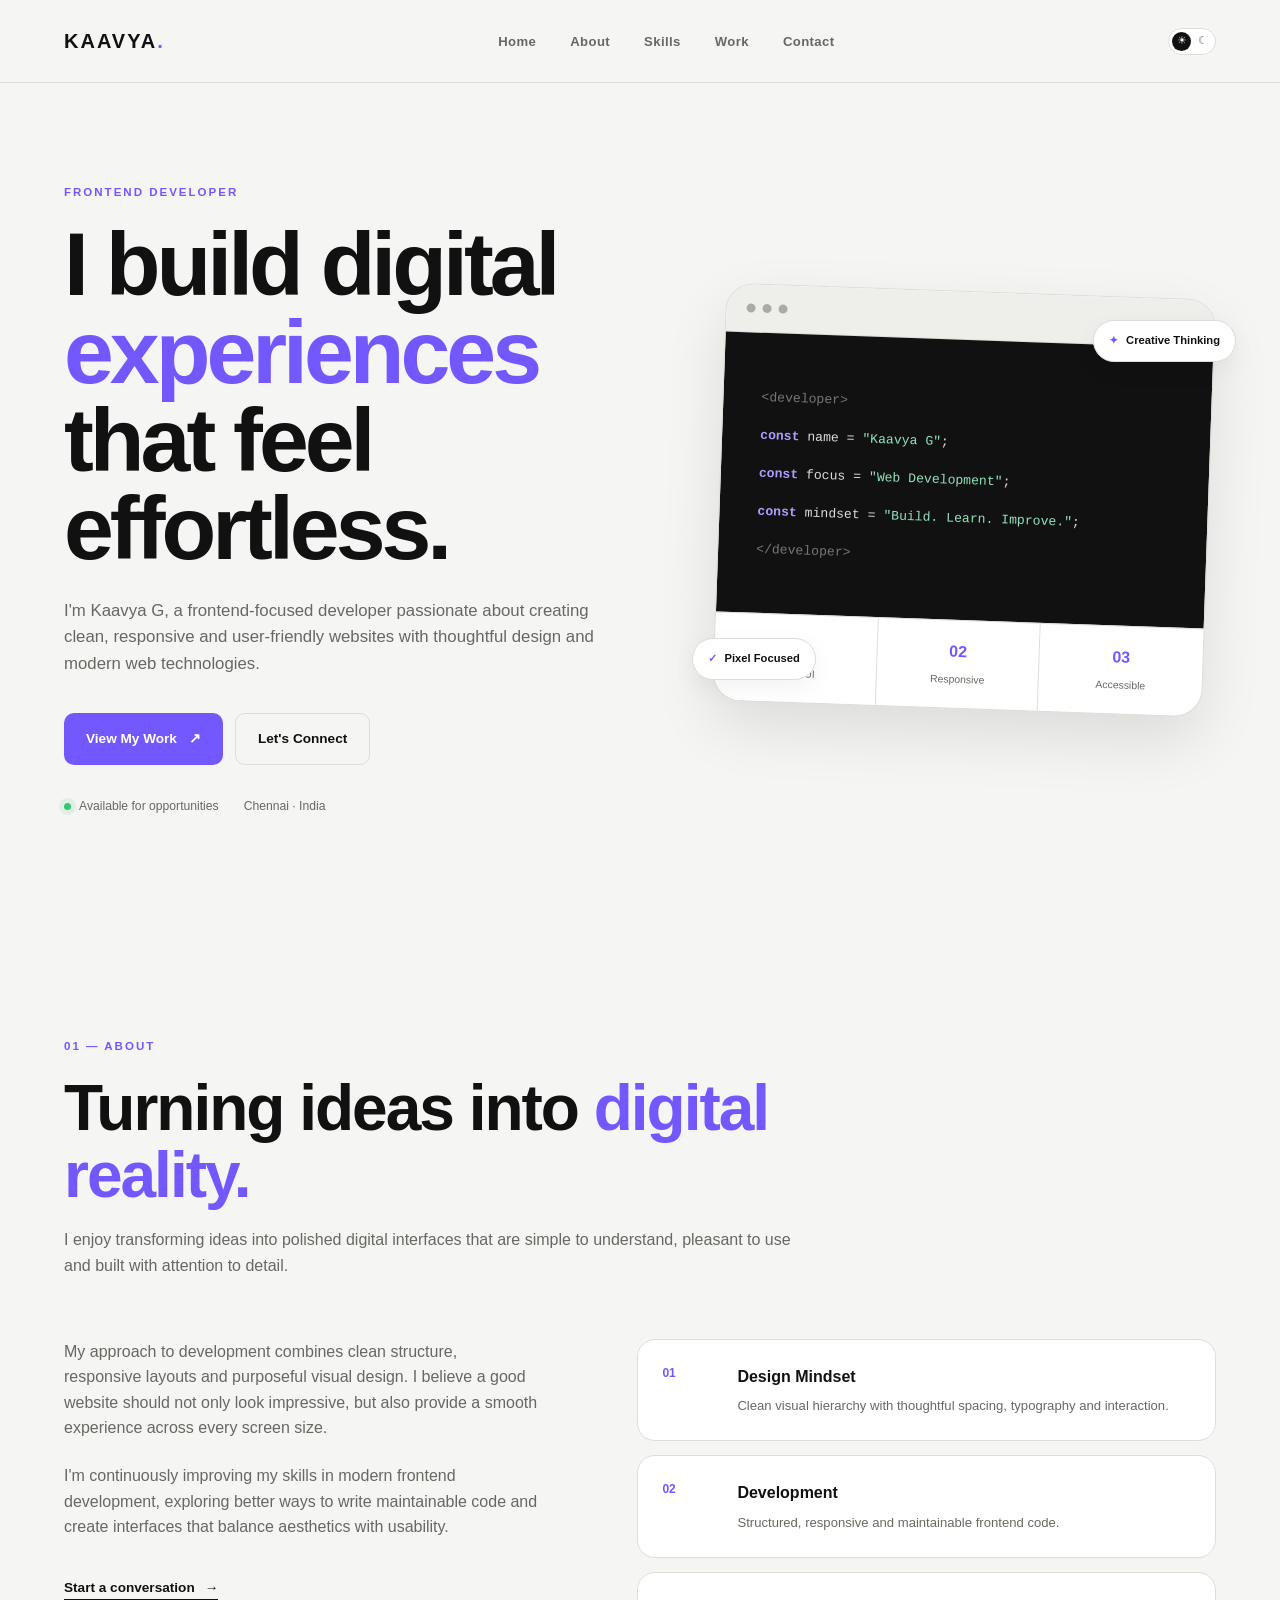
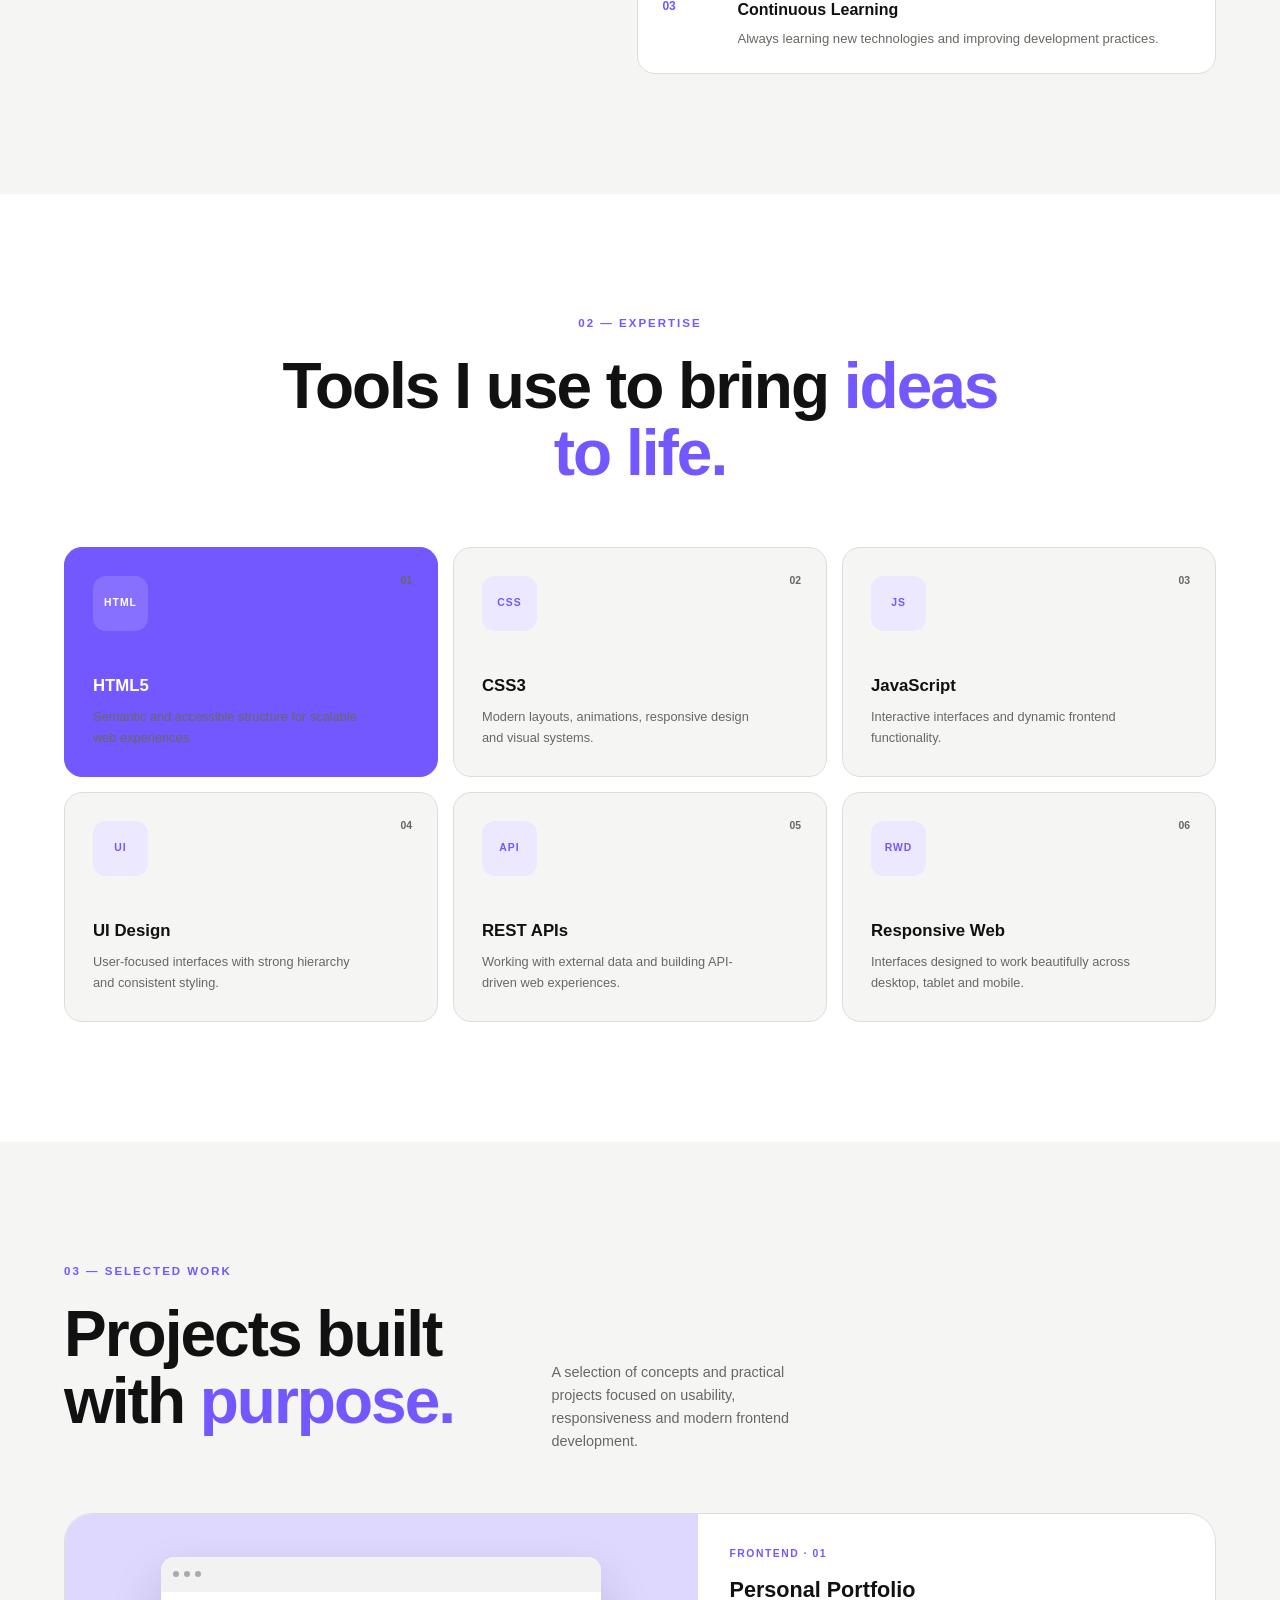
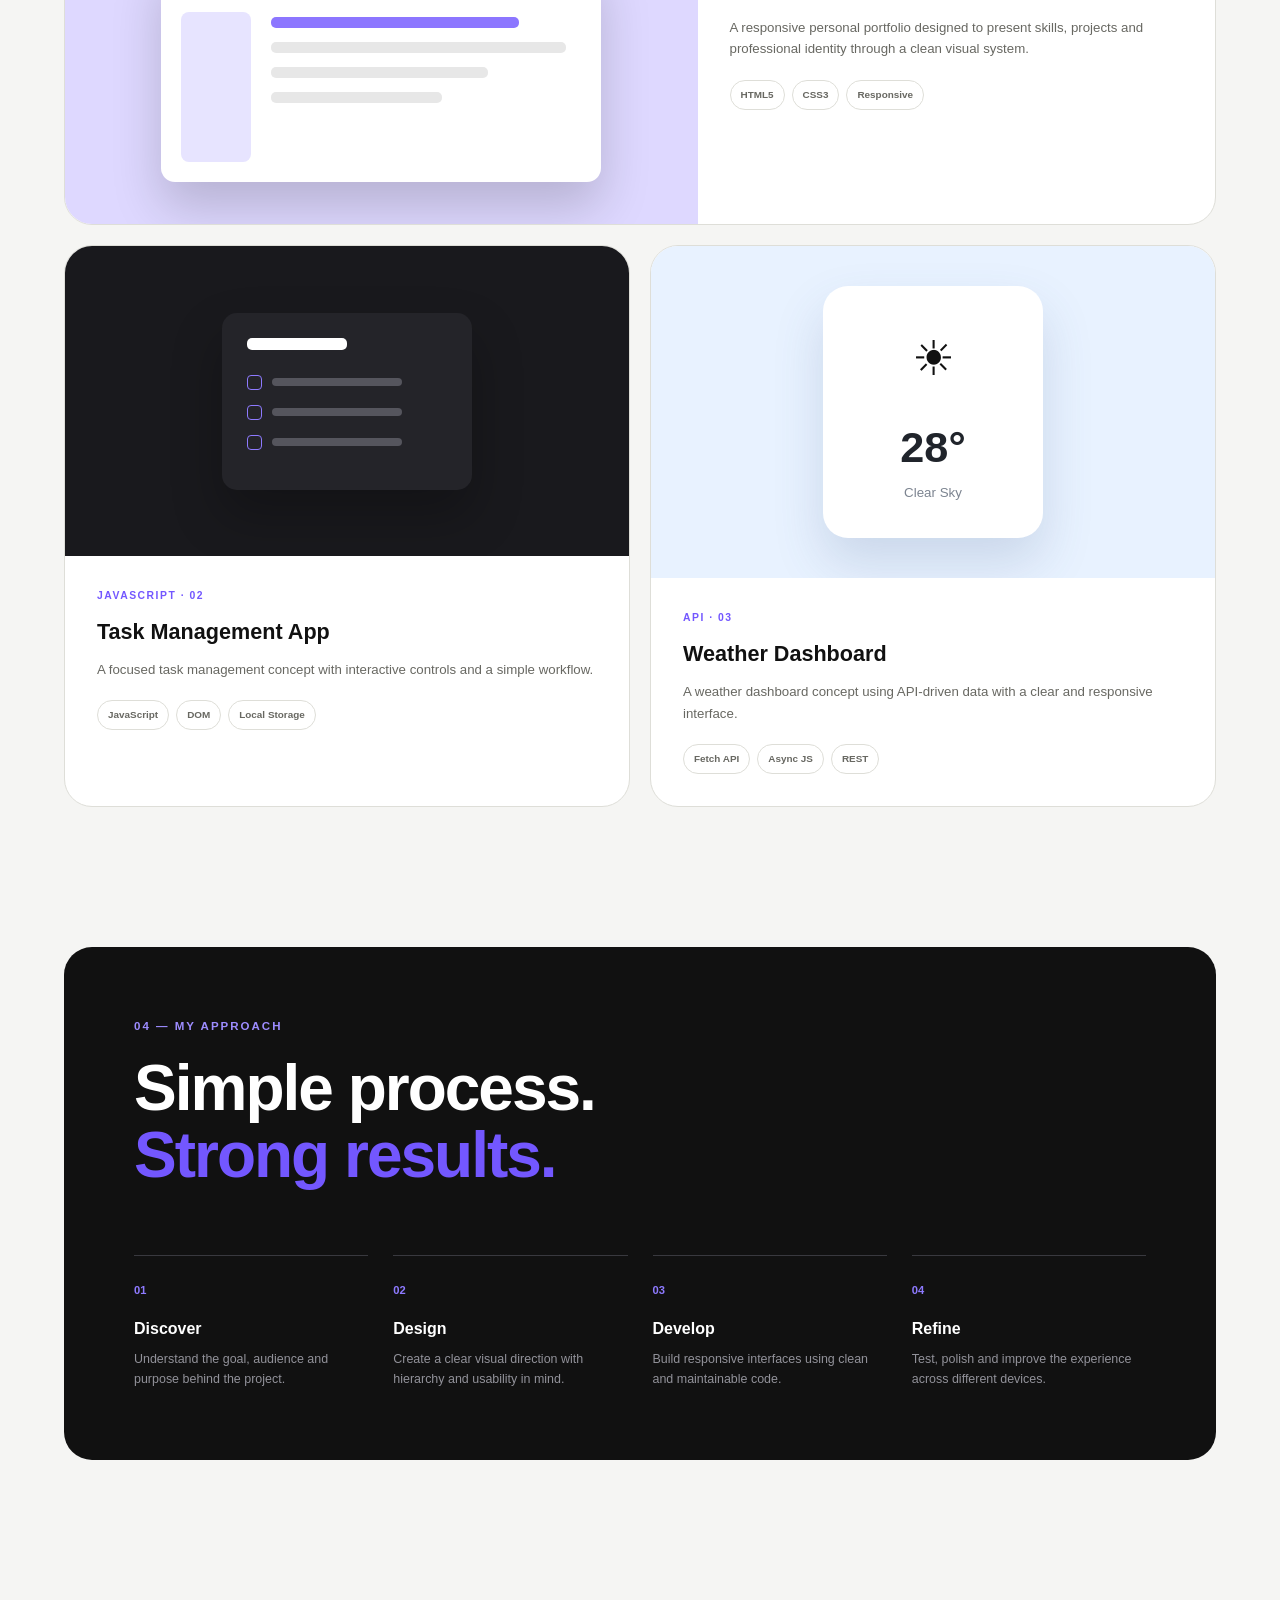
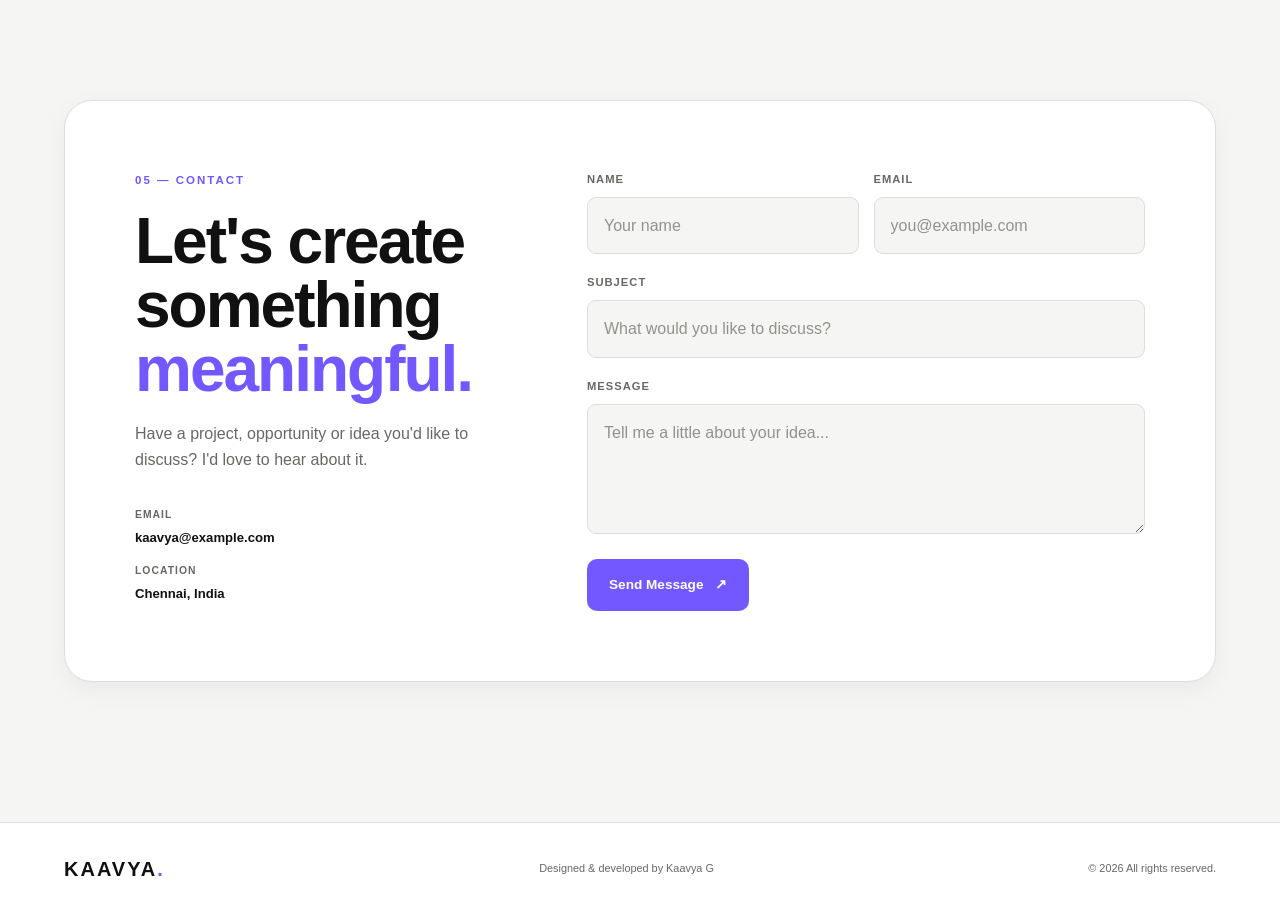
<file: index.html>
<!DOCTYPE html>
<html lang="en">
<head>
    <meta charset="UTF-8">
    <meta name="viewport" content="width=device-width, initial-scale=1.0">

    <meta
        name="description"
        content="Kaavya G - Frontend Developer and UI-focused web developer portfolio."
    >

    <meta name="author" content="Kaavya G">

    <title>Kaavya G | Frontend Developer</title>

    <link rel="stylesheet" href="style.css">
</head>

<body>

    <!-- =========================
         HEADER
    ========================== -->

    <header class="site-header">

        <div class="container nav-container">

            <a href="#home" class="logo">
                KAAVYA<span>.</span>
            </a>

            <nav class="main-nav" aria-label="Main Navigation">
                <ul>
                    <li><a href="#home">Home</a></li>
                    <li><a href="#about">About</a></li>
                    <li><a href="#skills">Skills</a></li>
                    <li><a href="#work">Work</a></li>
                    <li><a href="#contact">Contact</a></li>
                </ul>
            </nav>

            <div class="theme-switch">

                <input
                    type="checkbox"
                    id="theme-toggle"
                    class="theme-toggle"
                >

                <label
                    for="theme-toggle"
                    class="theme-label"
                    aria-label="Toggle dark mode"
                >
                    <span class="sun">☀</span>
                    <span class="moon">☾</span>
                </label>

            </div>

        </div>

    </header>


    <main>

        <!-- =========================
             HERO
        ========================== -->

        <section class="hero" id="home">

            <div class="container hero-grid">

                <div class="hero-content">

                    <p class="hero-eyebrow">
                        FRONTEND DEVELOPER
                    </p>

                    <h1>
                        I build digital
                        <span>experiences</span>
                        that feel effortless.
                    </h1>

                    <p class="hero-description">
                        I'm Kaavya G, a frontend-focused developer passionate
                        about creating clean, responsive and user-friendly
                        websites with thoughtful design and modern web
                        technologies.
                    </p>

                    <div class="hero-actions">

                        <a href="#work" class="btn btn-primary">
                            View My Work
                            <span>↗</span>
                        </a>

                        <a href="#contact" class="btn btn-outline">
                            Let's Connect
                        </a>

                    </div>

                    <div class="hero-meta">

                        <div>
                            <span class="meta-dot"></span>
                            Available for opportunities
                        </div>

                        <div>
                            Chennai · India
                        </div>

                    </div>

                </div>


                <div class="hero-visual">

                    <div class="hero-card">

                        <div class="card-top">

                            <span class="window-dot"></span>
                            <span class="window-dot"></span>
                            <span class="window-dot"></span>

                        </div>

                        <div class="code-area">

                            <span class="code-line muted">
                                &lt;developer&gt;
                            </span>

                            <span class="code-line">
                                <b>const</b>
                                name =
                                <em>"Kaavya G"</em>;
                            </span>

                            <span class="code-line">
                                <b>const</b>
                                focus =
                                <em>"Web Development"</em>;
                            </span>

                            <span class="code-line">
                                <b>const</b>
                                mindset =
                                <em>"Build. Learn. Improve."</em>;
                            </span>

                            <span class="code-line muted">
                                &lt;/developer&gt;
                            </span>

                        </div>

                        <div class="hero-card-footer">

                            <div>
                                <strong>01</strong>
                                <span>Clean UI</span>
                            </div>

                            <div>
                                <strong>02</strong>
                                <span>Responsive</span>
                            </div>

                            <div>
                                <strong>03</strong>
                                <span>Accessible</span>
                            </div>

                        </div>

                    </div>

                    <div class="floating-badge badge-one">
                        <span>✦</span>
                        Creative Thinking
                    </div>

                    <div class="floating-badge badge-two">
                        <span>✓</span>
                        Pixel Focused
                    </div>

                </div>

            </div>

        </section>


        <!-- =========================
             ABOUT
        ========================== -->

        <section class="about section" id="about">

            <div class="container">

                <div class="section-heading">

                    <p class="section-number">01 — ABOUT</p>

                    <h2>
                        Turning ideas into
                        <span>digital reality.</span>
                    </h2>

                    <p>
                        I enjoy transforming ideas into polished digital
                        interfaces that are simple to understand, pleasant
                        to use and built with attention to detail.
                    </p>

                </div>


                <div class="about-layout">

                    <div class="about-main">

                        <p>
                            My approach to development combines clean
                            structure, responsive layouts and purposeful
                            visual design. I believe a good website should
                            not only look impressive, but also provide a
                            smooth experience across every screen size.
                        </p>

                        <p>
                            I'm continuously improving my skills in modern
                            frontend development, exploring better ways to
                            write maintainable code and create interfaces
                            that balance aesthetics with usability.
                        </p>

                        <a href="#contact" class="text-link">
                            Start a conversation
                            <span>→</span>
                        </a>

                    </div>


                    <div class="about-highlights">

                        <article class="highlight-card">

                            <span class="highlight-number">01</span>

                            <div>
                                <h3>Design Mindset</h3>
                                <p>
                                    Clean visual hierarchy with thoughtful
                                    spacing, typography and interaction.
                                </p>
                            </div>

                        </article>


                        <article class="highlight-card">

                            <span class="highlight-number">02</span>

                            <div>
                                <h3>Development</h3>
                                <p>
                                    Structured, responsive and maintainable
                                    frontend code.
                                </p>
                            </div>

                        </article>


                        <article class="highlight-card">

                            <span class="highlight-number">03</span>

                            <div>
                                <h3>Continuous Learning</h3>
                                <p>
                                    Always learning new technologies and
                                    improving development practices.
                                </p>
                            </div>

                        </article>

                    </div>

                </div>

            </div>

        </section>


        <!-- =========================
             SKILLS
        ========================== -->

        <section class="skills section" id="skills">

            <div class="container">

                <div class="section-heading centered">

                    <p class="section-number">02 — EXPERTISE</p>

                    <h2>
                        Tools I use to bring
                        <span>ideas to life.</span>
                    </h2>

                </div>


                <div class="skills-grid">

                    <article class="skill-card featured-skill">

                        <div class="skill-icon">
                            HTML
                        </div>

                        <div>
                            <h3>HTML5</h3>

                            <p>
                                Semantic and accessible structure for
                                scalable web experiences.
                            </p>
                        </div>

                        <span class="skill-index">01</span>

                    </article>


                    <article class="skill-card">

                        <div class="skill-icon">
                            CSS
                        </div>

                        <div>
                            <h3>CSS3</h3>

                            <p>
                                Modern layouts, animations, responsive
                                design and visual systems.
                            </p>
                        </div>

                        <span class="skill-index">02</span>

                    </article>


                    <article class="skill-card">

                        <div class="skill-icon">
                            JS
                        </div>

                        <div>
                            <h3>JavaScript</h3>

                            <p>
                                Interactive interfaces and dynamic
                                frontend functionality.
                            </p>
                        </div>

                        <span class="skill-index">03</span>

                    </article>


                    <article class="skill-card">

                        <div class="skill-icon">
                            UI
                        </div>

                        <div>
                            <h3>UI Design</h3>

                            <p>
                                User-focused interfaces with strong
                                hierarchy and consistent styling.
                            </p>
                        </div>

                        <span class="skill-index">04</span>

                    </article>


                    <article class="skill-card">

                        <div class="skill-icon">
                            API
                        </div>

                        <div>
                            <h3>REST APIs</h3>

                            <p>
                                Working with external data and building
                                API-driven web experiences.
                            </p>
                        </div>

                        <span class="skill-index">05</span>

                    </article>


                    <article class="skill-card">

                        <div class="skill-icon">
                            RWD
                        </div>

                        <div>
                            <h3>Responsive Web</h3>

                            <p>
                                Interfaces designed to work beautifully
                                across desktop, tablet and mobile.
                            </p>
                        </div>

                        <span class="skill-index">06</span>

                    </article>

                </div>

            </div>

        </section>


        <!-- =========================
             WORK
        ========================== -->

        <section class="work section" id="work">

            <div class="container">

                <div class="section-heading work-heading">

                    <div>

                        <p class="section-number">03 — SELECTED WORK</p>

                        <h2>
                            Projects built with
                            <span>purpose.</span>
                        </h2>

                    </div>

                    <p>
                        A selection of concepts and practical projects
                        focused on usability, responsiveness and modern
                        frontend development.
                    </p>

                </div>


                <div class="projects-grid">

                    <article class="project-card project-large">

                        <div class="project-visual visual-purple">

                            <div class="mock-window">

                                <div class="mock-header">
                                    <span></span>
                                    <span></span>
                                    <span></span>
                                </div>

                                <div class="mock-content">

                                    <div class="mock-sidebar"></div>

                                    <div class="mock-lines">
                                        <span></span>
                                        <span></span>
                                        <span></span>
                                        <span></span>
                                    </div>

                                </div>

                            </div>

                        </div>

                        <div class="project-info">

                            <p class="project-type">
                                FRONTEND · 01
                            </p>

                            <h3>
                                Personal Portfolio
                            </h3>

                            <p>
                                A responsive personal portfolio designed
                                to present skills, projects and professional
                                identity through a clean visual system.
                            </p>

                            <div class="project-tags">
                                <span>HTML5</span>
                                <span>CSS3</span>
                                <span>Responsive</span>
                            </div>

                        </div>

                    </article>


                    <article class="project-card">

                        <div class="project-visual visual-dark">

                            <div class="task-ui">

                                <div class="task-title"></div>

                                <div class="task-row">
                                    <i></i>
                                    <span></span>
                                </div>

                                <div class="task-row">
                                    <i></i>
                                    <span></span>
                                </div>

                                <div class="task-row">
                                    <i></i>
                                    <span></span>
                                </div>

                            </div>

                        </div>

                        <div class="project-info">

                            <p class="project-type">
                                JAVASCRIPT · 02
                            </p>

                            <h3>
                                Task Management App
                            </h3>

                            <p>
                                A focused task management concept with
                                interactive controls and a simple workflow.
                            </p>

                            <div class="project-tags">
                                <span>JavaScript</span>
                                <span>DOM</span>
                                <span>Local Storage</span>
                            </div>

                        </div>

                    </article>


                    <article class="project-card">

                        <div class="project-visual visual-light">

                            <div class="weather-ui">

                                <span class="weather-sun">☀</span>

                                <strong>28°</strong>

                                <small>Clear Sky</small>

                            </div>

                        </div>

                        <div class="project-info">

                            <p class="project-type">
                                API · 03
                            </p>

                            <h3>
                                Weather Dashboard
                            </h3>

                            <p>
                                A weather dashboard concept using API-driven
                                data with a clear and responsive interface.
                            </p>

                            <div class="project-tags">
                                <span>Fetch API</span>
                                <span>Async JS</span>
                                <span>REST</span>
                            </div>

                        </div>

                    </article>

                </div>

            </div>

        </section>


        <!-- =========================
             APPROACH
        ========================== -->

        <section class="approach section">

            <div class="container">

                <div class="approach-box">

                    <div class="approach-intro">

                        <p class="section-number">
                            04 — MY APPROACH
                        </p>

                        <h2>
                            Simple process.
                            <span>Strong results.</span>
                        </h2>

                    </div>


                    <div class="process-grid">

                        <div class="process-item">

                            <span>01</span>

                            <h3>Discover</h3>

                            <p>
                                Understand the goal, audience and purpose
                                behind the project.
                            </p>

                        </div>


                        <div class="process-item">

                            <span>02</span>

                            <h3>Design</h3>

                            <p>
                                Create a clear visual direction with
                                hierarchy and usability in mind.
                            </p>

                        </div>


                        <div class="process-item">

                            <span>03</span>

                            <h3>Develop</h3>

                            <p>
                                Build responsive interfaces using clean
                                and maintainable code.
                            </p>

                        </div>


                        <div class="process-item">

                            <span>04</span>

                            <h3>Refine</h3>

                            <p>
                                Test, polish and improve the experience
                                across different devices.
                            </p>

                        </div>

                    </div>

                </div>

            </div>

        </section>


        <!-- =========================
             CONTACT
        ========================== -->

        <section class="contact section" id="contact">

            <div class="container">

                <div class="contact-box">

                    <div class="contact-content">

                        <p class="section-number">
                            05 — CONTACT
                        </p>

                        <h2>
                            Let's create something
                            <span>meaningful.</span>
                        </h2>

                        <p>
                            Have a project, opportunity or idea you'd like
                            to discuss? I'd love to hear about it.
                        </p>

                        <div class="contact-links">

                            <a href="mailto:kaavya@example.com">
                                <span>Email</span>
                                kaavya@example.com
                            </a>

                            <a href="#home">
                                <span>Location</span>
                                Chennai, India
                            </a>

                        </div>

                    </div>


                    <form class="contact-form">

                        <div class="form-row">

                            <div class="form-group">

                                <label for="name">
                                    Name
                                </label>

                                <input
                                    type="text"
                                    id="name"
                                    name="name"
                                    placeholder="Your name"
                                >

                            </div>


                            <div class="form-group">

                                <label for="email">
                                    Email
                                </label>

                                <input
                                    type="email"
                                    id="email"
                                    name="email"
                                    placeholder="you@example.com"
                                >

                            </div>

                        </div>


                        <div class="form-group">

                            <label for="subject">
                                Subject
                            </label>

                            <input
                                type="text"
                                id="subject"
                                name="subject"
                                placeholder="What would you like to discuss?"
                            >

                        </div>


                        <div class="form-group">

                            <label for="message">
                                Message
                            </label>

                            <textarea
                                id="message"
                                name="message"
                                placeholder="Tell me a little about your idea..."
                            ></textarea>

                        </div>


                        <button
                            type="submit"
                            class="btn btn-primary submit-btn"
                        >
                            Send Message
                            <span>↗</span>
                        </button>

                    </form>

                </div>

            </div>

        </section>

    </main>


    <!-- =========================
         FOOTER
    ========================== -->

    <footer class="site-footer">

        <div class="container footer-container">

            <a href="#home" class="footer-logo">
                KAAVYA<span>.</span>
            </a>

            <p>
                Designed & developed by Kaavya G
            </p>

            <p>
                © 2026 All rights reserved.
            </p>

        </div>

    </footer>

</body>
</html>
</file>
<file: style.css>
/* =========================
   ROOT
========================= */

:root {
    --bg: #f5f5f3;
    --surface: #ffffff;
    --surface-soft: #eeeeeb;

    --text: #111111;
    --text-soft: #686862;

    --primary: #7357ff;
    --primary-dark: #5a40df;
    --primary-soft: #ece8ff;

    --border: #deded8;

    --dark: #111111;

    --radius-sm: 10px;
    --radius-md: 18px;
    --radius-lg: 28px;

    --container: 1180px;

    --shadow-sm: 0 8px 25px rgba(0, 0, 0, 0.05);
    --shadow-md: 0 25px 60px rgba(0, 0, 0, 0.10);

    --transition: 0.3s ease;
}


/* =========================
   DARK MODE
========================= */

body:has(.theme-toggle:checked) {
    --bg: #0d0d0f;
    --surface: #151518;
    --surface-soft: #202025;

    --text: #f5f5f5;
    --text-soft: #a0a0a8;

    --primary: #927cff;
    --primary-dark: #765de5;
    --primary-soft: #292343;

    --border: #2d2d32;

    --dark: #ffffff;

    --shadow-sm: 0 8px 25px rgba(0, 0, 0, 0.25);
    --shadow-md: 0 25px 60px rgba(0, 0, 0, 0.35);
}


/* =========================
   RESET
========================= */

* {
    margin: 0;
    padding: 0;
    box-sizing: border-box;
}

html {
    scroll-behavior: smooth;
    scroll-padding-top: 90px;
}

body {
    min-width: 320px;

    font-family:
        Inter,
        -apple-system,
        BlinkMacSystemFont,
        "Segoe UI",
        Arial,
        sans-serif;

    background: var(--bg);
    color: var(--text);

    line-height: 1.6;

    transition:
        background var(--transition),
        color var(--transition);
}

a {
    color: inherit;
    text-decoration: none;
}

button,
input,
textarea {
    font: inherit;
}

button {
    border: 0;
}

ul {
    list-style: none;
}


/* =========================
   CONTAINER
========================= */

.container {
    width: min(90%, var(--container));
    margin: 0 auto;
}


/* =========================
   HEADER
========================= */

.site-header {
    position: sticky;
    top: 0;
    z-index: 1000;

    background: color-mix(
        in srgb,
        var(--bg) 88%,
        transparent
    );

    border-bottom: 1px solid var(--border);

    backdrop-filter: blur(18px);
}

.nav-container {
    min-height: 82px;

    display: flex;
    align-items: center;
    justify-content: space-between;

    gap: 30px;
}


/* =========================
   LOGO
========================= */

.logo,
.footer-logo {
    font-size: 1.25rem;
    font-weight: 900;

    letter-spacing: 2px;
}

.logo span,
.footer-logo span {
    color: var(--primary);
}


/* =========================
   NAV
========================= */

.main-nav ul {
    display: flex;
    align-items: center;
    gap: 34px;
}

.main-nav a {
    position: relative;

    color: var(--text-soft);

    font-size: 0.82rem;
    font-weight: 700;

    letter-spacing: 0.4px;

    transition: color var(--transition);
}

.main-nav a::after {
    content: "";

    position: absolute;

    left: 0;
    bottom: -8px;

    width: 0;
    height: 2px;

    background: var(--primary);

    transition: width var(--transition);
}

.main-nav a:hover {
    color: var(--text);
}

.main-nav a:hover::after {
    width: 100%;
}


/* =========================
   THEME SWITCH
========================= */

.theme-switch {
    display: flex;
    align-items: center;
}

.theme-toggle {
    position: absolute;

    opacity: 0;

    pointer-events: none;
}

.theme-label {
    width: 48px;
    height: 27px;

    padding: 3px;

    display: flex;
    align-items: center;
    justify-content: space-between;

    border: 1px solid var(--border);
    border-radius: 50px;

    background: var(--surface);

    cursor: pointer;
}

.theme-label span {
    width: 19px;
    height: 19px;

    display: flex;
    align-items: center;
    justify-content: center;

    border-radius: 50%;

    font-size: 11px;

    transition: var(--transition);
}

.theme-label .sun {
    background: var(--text);
    color: var(--bg);
}

.theme-label .moon {
    color: var(--text-soft);
}

.theme-toggle:checked + .theme-label .sun {
    background: transparent;
    color: var(--text-soft);
}

.theme-toggle:checked + .theme-label .moon {
    background: var(--primary);
    color: white;
}


/* =========================
   HERO
========================= */

.hero {
    min-height: calc(100vh - 82px);

    display: flex;
    align-items: center;

    padding: 100px 0;
}

.hero-grid {
    display: grid;

    grid-template-columns: 1.05fr 0.95fr;

    align-items: center;

    gap: 90px;
}

.hero-eyebrow,
.section-number {
    margin-bottom: 20px;

    color: var(--primary);

    font-size: 0.72rem;
    font-weight: 900;

    letter-spacing: 2px;
}

.hero h1 {
    max-width: 800px;

    margin-bottom: 25px;

    font-size: clamp(3.2rem, 7vw, 6.2rem);

    line-height: 0.98;

    letter-spacing: -4px;
}

.hero h1 span {
    color: var(--primary);
}

.hero-description {
    max-width: 650px;

    margin-bottom: 35px;

    color: var(--text-soft);

    font-size: 1.05rem;
}

.hero-actions {
    display: flex;
    flex-wrap: wrap;
    gap: 12px;
}


/* =========================
   BUTTONS
========================= */

.btn {
    min-height: 52px;

    display: inline-flex;
    align-items: center;
    justify-content: center;

    gap: 12px;

    padding: 0 22px;

    border-radius: 10px;

    font-size: 0.85rem;
    font-weight: 800;

    cursor: pointer;

    transition:
        transform var(--transition),
        background var(--transition),
        border-color var(--transition);
}

.btn:hover {
    transform: translateY(-3px);
}

.btn-primary {
    background: var(--primary);
    color: #ffffff;
}

.btn-primary:hover {
    background: var(--primary-dark);
}

.btn-outline {
    background: transparent;

    border: 1px solid var(--border);

    color: var(--text);
}

.btn-outline:hover {
    background: var(--surface);
}


/* =========================
   HERO META
========================= */

.hero-meta {
    display: flex;
    flex-wrap: wrap;

    gap: 25px;

    margin-top: 32px;

    color: var(--text-soft);

    font-size: 0.76rem;
}

.hero-meta > div {
    display: flex;
    align-items: center;
    gap: 8px;
}

.meta-dot {
    width: 7px;
    height: 7px;

    border-radius: 50%;

    background: #35c76f;

    box-shadow: 0 0 0 5px rgba(53, 199, 111, 0.10);
}


/* =========================
   HERO VISUAL
========================= */

.hero-visual {
    position: relative;

    min-height: 470px;

    display: flex;
    align-items: center;
    justify-content: center;
}

.hero-card {
    width: min(100%, 490px);

    overflow: hidden;

    border: 1px solid var(--border);
    border-radius: var(--radius-lg);

    background: var(--surface);

    box-shadow: var(--shadow-md);

    transform: rotate(2deg);

    transition:
        transform var(--transition),
        box-shadow var(--transition);
}

.hero-card:hover {
    transform: rotate(0deg) translateY(-8px);
}


/* =========================
   CARD TOP
========================= */

.card-top {
    height: 48px;

    display: flex;
    align-items: center;

    gap: 7px;

    padding: 0 20px;

    background: var(--surface-soft);

    border-bottom: 1px solid var(--border);
}

.window-dot {
    width: 9px;
    height: 9px;

    border-radius: 50%;

    background: var(--text-soft);

    opacity: 0.5;
}


/* =========================
   CODE AREA
========================= */

.code-area {
    min-height: 280px;

    display: flex;
    flex-direction: column;

    justify-content: center;

    gap: 17px;

    padding: 40px 38px;

    background: var(--dark);

    color: #ffffff;

    font-family:
        "SFMono-Regular",
        Consolas,
        "Liberation Mono",
        monospace;

    font-size: 0.82rem;
}

.code-line {
    display: block;

    color: #dddddd;
}

.code-line b {
    color: #b09cff;
}

.code-line em {
    color: #8fe2bc;

    font-style: normal;
}

.code-line.muted {
    color: #777777;
}


/* =========================
   HERO CARD FOOTER
========================= */

.hero-card-footer {
    display: grid;
    grid-template-columns: repeat(3, 1fr);

    border-top: 1px solid var(--border);
}

.hero-card-footer div {
    padding: 18px;

    text-align: center;

    border-right: 1px solid var(--border);
}

.hero-card-footer div:last-child {
    border-right: 0;
}

.hero-card-footer strong {
    display: block;

    color: var(--primary);

    font-size: 1rem;
}

.hero-card-footer span {
    color: var(--text-soft);

    font-size: 0.65rem;
}


/* =========================
   FLOATING BADGES
========================= */

.floating-badge {
    position: absolute;

    display: flex;
    align-items: center;

    gap: 8px;

    padding: 11px 15px;

    background: var(--surface);

    border: 1px solid var(--border);
    border-radius: 50px;

    box-shadow: var(--shadow-sm);

    font-size: 0.7rem;
    font-weight: 800;
}

.floating-badge span {
    color: var(--primary);
}

.badge-one {
    top: 55px;
    right: -20px;
}

.badge-two {
    bottom: 55px;
    left: -20px;
}


/* =========================
   SECTIONS
========================= */

.section {
    padding: 120px 0;
}

.section-heading {
    max-width: 750px;

    margin-bottom: 60px;
}

.section-heading.centered {
    margin-left: auto;
    margin-right: auto;

    text-align: center;
}

.section-heading h2,
.approach-intro h2 {
    margin-bottom: 18px;

    font-size: clamp(2.4rem, 5vw, 4rem);

    line-height: 1.05;

    letter-spacing: -2px;
}

.section-heading h2 span,
.approach-intro h2 span,
.contact-content h2 span {
    color: var(--primary);
}

.section-heading > p:last-child {
    color: var(--text-soft);
}


/* =========================
   ABOUT
========================= */

.about-layout {
    display: grid;

    grid-template-columns: 0.9fr 1.1fr;

    gap: 100px;

    align-items: start;
}

.about-main {
    max-width: 570px;
}

.about-main p {
    margin-bottom: 22px;

    color: var(--text-soft);

    font-size: 1rem;
}

.text-link {
    display: inline-flex;
    align-items: center;

    gap: 10px;

    margin-top: 15px;

    color: var(--text);

    font-size: 0.85rem;
    font-weight: 800;

    border-bottom: 1px solid var(--text);

    transition:
        color var(--transition),
        border-color var(--transition);
}

.text-link:hover {
    color: var(--primary);
    border-color: var(--primary);
}

.about-highlights {
    display: grid;
    gap: 14px;
}

.highlight-card {
    display: grid;

    grid-template-columns: 55px 1fr;

    gap: 20px;

    padding: 24px;

    background: var(--surface);

    border: 1px solid var(--border);
    border-radius: var(--radius-md);

    transition:
        transform var(--transition),
        border-color var(--transition);
}

.highlight-card:hover {
    transform: translateX(6px);
    border-color: var(--primary);
}

.highlight-number {
    color: var(--primary);

    font-size: 0.75rem;
    font-weight: 900;
}

.highlight-card h3 {
    margin-bottom: 6px;

    font-size: 1rem;
}

.highlight-card p {
    color: var(--text-soft);

    font-size: 0.82rem;
}


/* =========================
   SKILLS
========================= */

.skills {
    background: var(--surface);
}

.skills-grid {
    display: grid;

    grid-template-columns: repeat(3, 1fr);

    gap: 15px;
}

.skill-card {
    position: relative;

    min-height: 230px;

    display: flex;
    flex-direction: column;
    justify-content: space-between;

    padding: 28px;

    background: var(--bg);

    border: 1px solid var(--border);
    border-radius: var(--radius-md);

    overflow: hidden;

    transition:
        transform var(--transition),
        border-color var(--transition);
}

.skill-card:hover {
    transform: translateY(-7px);
    border-color: var(--primary);
}

.featured-skill {
    background: var(--primary);
    color: white;

    border-color: var(--primary);
}

.featured-skill p {
    color: rgba(255, 255, 255, 0.75);
}

.skill-icon {
    width: 55px;
    height: 55px;

    display: flex;
    align-items: center;
    justify-content: center;

    margin-bottom: 25px;

    border-radius: 13px;

    background: var(--primary-soft);

    color: var(--primary);

    font-size: 0.65rem;
    font-weight: 900;

    letter-spacing: 1px;
}

.featured-skill .skill-icon {
    background: rgba(255, 255, 255, 0.15);
    color: white;
}

.skill-card h3 {
    margin-bottom: 7px;

    font-size: 1.05rem;
}

.skill-card p {
    max-width: 270px;

    color: var(--text-soft);

    font-size: 0.8rem;
}

.skill-index {
    position: absolute;

    top: 25px;
    right: 25px;

    color: var(--text-soft);

    font-size: 0.65rem;
    font-weight: 800;
}


/* =========================
   WORK
========================= */

.work-heading {
    display: grid;

    grid-template-columns: 1fr 0.6fr;

    gap: 50px;

    align-items: end;
}

.work-heading > p {
    color: var(--text-soft);

    font-size: 0.9rem;
}

.projects-grid {
    display: grid;

    grid-template-columns: repeat(2, 1fr);

    gap: 20px;
}

.project-card {
    overflow: hidden;

    background: var(--surface);

    border: 1px solid var(--border);
    border-radius: var(--radius-lg);

    transition:
        transform var(--transition),
        box-shadow var(--transition);
}

.project-card:hover {
    transform: translateY(-7px);

    box-shadow: var(--shadow-md);
}

.project-large {
    grid-column: 1 / -1;

    display: grid;

    grid-template-columns: 1.1fr 0.9fr;
}

.project-visual {
    min-height: 310px;

    display: flex;
    align-items: center;
    justify-content: center;

    padding: 40px;

    overflow: hidden;
}

.visual-purple {
    background: #ded8ff;
}

.visual-dark {
    background: #19191d;
}

.visual-light {
    background: #e8f2ff;
}


/* =========================
   PROJECT MOCKUPS
========================= */

.mock-window {
    width: 100%;
    max-width: 440px;

    overflow: hidden;

    border-radius: 14px;

    background: #ffffff;

    box-shadow: 0 25px 50px rgba(0, 0, 0, 0.18);
}

.mock-header {
    height: 35px;

    display: flex;
    align-items: center;

    gap: 5px;

    padding: 0 12px;

    background: #f2f2f2;
}

.mock-header span {
    width: 6px;
    height: 6px;

    border-radius: 50%;

    background: #aaa;
}

.mock-content {
    height: 190px;

    display: grid;

    grid-template-columns: 70px 1fr;

    gap: 20px;

    padding: 20px;
}

.mock-sidebar {
    border-radius: 8px;

    background: #e7e4ff;
}

.mock-lines {
    display: flex;
    flex-direction: column;

    gap: 14px;

    padding-top: 5px;
}

.mock-lines span {
    height: 11px;

    border-radius: 5px;

    background: #e7e7e7;
}

.mock-lines span:first-child {
    width: 80%;
    background: #8c76ff;
}

.mock-lines span:nth-child(2) {
    width: 95%;
}

.mock-lines span:nth-child(3) {
    width: 70%;
}

.mock-lines span:last-child {
    width: 55%;
}


/* TASK UI */

.task-ui {
    width: 250px;

    padding: 25px;

    border-radius: 15px;

    background: #242429;

    box-shadow: 0 25px 50px rgba(0, 0, 0, 0.25);
}

.task-title {
    width: 100px;
    height: 12px;

    margin-bottom: 25px;

    border-radius: 5px;

    background: #ffffff;
}

.task-row {
    display: flex;
    align-items: center;

    gap: 10px;

    margin-bottom: 15px;
}

.task-row i {
    width: 15px;
    height: 15px;

    border: 1px solid #8e7aff;
    border-radius: 4px;
}

.task-row span {
    width: 130px;
    height: 8px;

    border-radius: 5px;

    background: #55555d;
}


/* WEATHER UI */

.weather-ui {
    width: 220px;

    padding: 35px;

    display: flex;
    flex-direction: column;
    align-items: center;

    border-radius: 25px;

    background: #ffffff;

    box-shadow: 0 25px 50px rgba(65, 95, 140, 0.18);
}

.weather-sun {
    margin-bottom: 15px;

    font-size: 3rem;
}

.weather-ui strong {
    color: #20242b;

    font-size: 2.7rem;
}

.weather-ui small {
    color: #7c8490;
}


/* =========================
   PROJECT INFO
========================= */

.project-info {
    padding: 32px;
}

.project-type {
    margin-bottom: 10px;

    color: var(--primary);

    font-size: 0.65rem;
    font-weight: 900;

    letter-spacing: 1.5px;
}

.project-info h3 {
    margin-bottom: 10px;

    font-size: 1.35rem;
}

.project-info > p:not(.project-type) {
    margin-bottom: 20px;

    color: var(--text-soft);

    font-size: 0.83rem;
}

.project-tags {
    display: flex;
    flex-wrap: wrap;

    gap: 7px;
}

.project-tags span {
    padding: 6px 10px;

    border: 1px solid var(--border);
    border-radius: 50px;

    color: var(--text-soft);

    font-size: 0.62rem;
    font-weight: 700;
}


/* =========================
   APPROACH
========================= */

.approach {
    padding-top: 20px;
}

.approach-box {
    padding: 70px;

    border-radius: var(--radius-lg);

    background: var(--dark);

    color: #ffffff;
}

.approach-intro {
    max-width: 650px;

    margin-bottom: 65px;
}

.approach-intro .section-number {
    color: #9d8cff;
}

.process-grid {
    display: grid;

    grid-template-columns: repeat(4, 1fr);

    gap: 25px;
}

.process-item {
    padding-top: 20px;

    border-top: 1px solid #39393f;
}

.process-item > span {
    color: #8e7aff;

    font-size: 0.7rem;
    font-weight: 900;
}

.process-item h3 {
    margin: 15px 0 8px;

    font-size: 1rem;
}

.process-item p {
    color: #92929a;

    font-size: 0.78rem;
}


/* =========================
   CONTACT
========================= */

.contact {
    padding-bottom: 140px;
}

.contact-box {
    display: grid;

    grid-template-columns: 0.8fr 1.2fr;

    gap: 80px;

    padding: 70px;

    background: var(--surface);

    border: 1px solid var(--border);
    border-radius: var(--radius-lg);

    box-shadow: var(--shadow-sm);
}

.contact-content h2 {
    max-width: 600px;

    margin-bottom: 20px;

    font-size: clamp(2.5rem, 5vw, 4rem);

    line-height: 1;

    letter-spacing: -2px;
}

.contact-content > p:not(.section-number) {
    max-width: 450px;

    margin-bottom: 35px;

    color: var(--text-soft);
}

.contact-links {
    display: grid;

    gap: 15px;
}

.contact-links a {
    display: flex;
    flex-direction: column;

    gap: 3px;

    color: var(--text);

    font-size: 0.82rem;
    font-weight: 700;
}

.contact-links a span {
    color: var(--text-soft);

    font-size: 0.65rem;
    font-weight: 700;

    text-transform: uppercase;

    letter-spacing: 1px;
}

.contact-links a:hover {
    color: var(--primary);
}


/* =========================
   FORM
========================= */

.contact-form {
    display: grid;

    gap: 20px;
}

.form-row {
    display: grid;

    grid-template-columns: repeat(2, 1fr);

    gap: 15px;
}

.form-group {
    display: flex;
    flex-direction: column;

    gap: 8px;
}

.form-group label {
    color: var(--text-soft);

    font-size: 0.7rem;
    font-weight: 800;

    text-transform: uppercase;

    letter-spacing: 1px;
}

.form-group input,
.form-group textarea {
    width: 100%;

    padding: 15px 16px;

    outline: none;

    border: 1px solid var(--border);
    border-radius: 9px;

    background: var(--bg);
    color: var(--text);

    transition:
        border-color var(--transition),
        box-shadow var(--transition);
}

.form-group input::placeholder,
.form-group textarea::placeholder {
    color: var(--text-soft);
    opacity: 0.7;
}

.form-group input:focus,
.form-group textarea:focus {
    border-color: var(--primary);

    box-shadow:
        0 0 0 3px var(--primary-soft);
}

.form-group textarea {
    min-height: 130px;

    resize: vertical;
}

.submit-btn {
    justify-self: start;

    margin-top: 5px;
}


/* =========================
   FOOTER
========================= */

.site-footer {
    padding: 30px 0;

    border-top: 1px solid var(--border);

    background: var(--surface);
}

.footer-container {
    display: flex;
    align-items: center;
    justify-content: space-between;

    gap: 20px;
}

.site-footer p {
    color: var(--text-soft);

    font-size: 0.68rem;
}


/* =========================
   TABLET
========================= */

@media (max-width: 1000px) {

    .hero-grid {
        grid-template-columns: 1fr;

        gap: 60px;
    }

    .hero-content {
        max-width: 800px;
    }

    .hero-visual {
        max-width: 600px;
    }

    .about-layout {
        grid-template-columns: 1fr;

        gap: 50px;
    }

    .skills-grid {
        grid-template-columns: repeat(2, 1fr);
    }

    .project-large {
        grid-template-columns: 1fr;
    }

    .process-grid {
        grid-template-columns: repeat(2, 1fr);
    }

    .contact-box {
        grid-template-columns: 1fr;

        gap: 55px;
    }
}


/* =========================
   MOBILE
========================= */

@media (max-width: 700px) {

    .container {
        width: min(92%, var(--container));
    }

    .nav-container {
        min-height: 70px;

        flex-wrap: wrap;

        padding: 12px 0;
    }

    .main-nav {
        order: 3;

        width: 100%;
    }

    .main-nav ul {
        justify-content: center;

        gap: 17px;
    }

    .main-nav a {
        font-size: 0.68rem;
    }

    .hero {
        min-height: auto;

        padding: 75px 0;
    }

    .hero h1 {
        font-size: clamp(2.8rem, 14vw, 4.5rem);

        letter-spacing: -2.5px;
    }

    .hero-description {
        font-size: 0.9rem;
    }

    .hero-actions {
        flex-direction: column;
        align-items: stretch;
    }

    .btn {
        width: 100%;
    }

    .hero-meta {
        flex-direction: column;

        gap: 10px;
    }

    .hero-visual {
        min-height: 400px;
    }

    .hero-card {
        transform: none;
    }

    .floating-badge {
        display: none;
    }

    .code-area {
        padding: 30px 20px;

        font-size: 0.68rem;
    }

    .hero-card-footer div {
        padding: 13px 5px;
    }

    .section {
        padding: 80px 0;
    }

    .section-heading h2,
    .approach-intro h2 {
        font-size: 2.5rem;

        letter-spacing: -1.5px;
    }

    .skills-grid,
    .projects-grid {
        grid-template-columns: 1fr;
    }

    .project-large {
        grid-column: auto;
    }

    .work-heading {
        grid-template-columns: 1fr;

        gap: 20px;
    }

    .project-visual {
        min-height: 250px;

        padding: 25px;
    }

    .process-grid {
        grid-template-columns: 1fr;
    }

    .approach-box {
        padding: 40px 25px;
    }

    .contact-box {
        padding: 35px 22px;
    }

    .form-row {
        grid-template-columns: 1fr;
    }

    .contact-content h2 {
        font-size: 2.6rem;

        letter-spacing: -1.5px;
    }

    .submit-btn {
        width: 100%;
    }

    .footer-container {
        flex-direction: column;

        text-align: center;
    }
}


/* =========================
   ACCESSIBILITY
========================= */

:focus-visible {
    outline: 3px solid var(--primary);
    outline-offset: 3px;
}


/* =========================
   REDUCED MOTION
========================= */

@media (prefers-reduced-motion: reduce) {

    html {
        scroll-behavior: auto;
    }

    *,
    *::before,
    *::after {
        transition: none !important;
        animation: none !important;
    }
}
</file>
